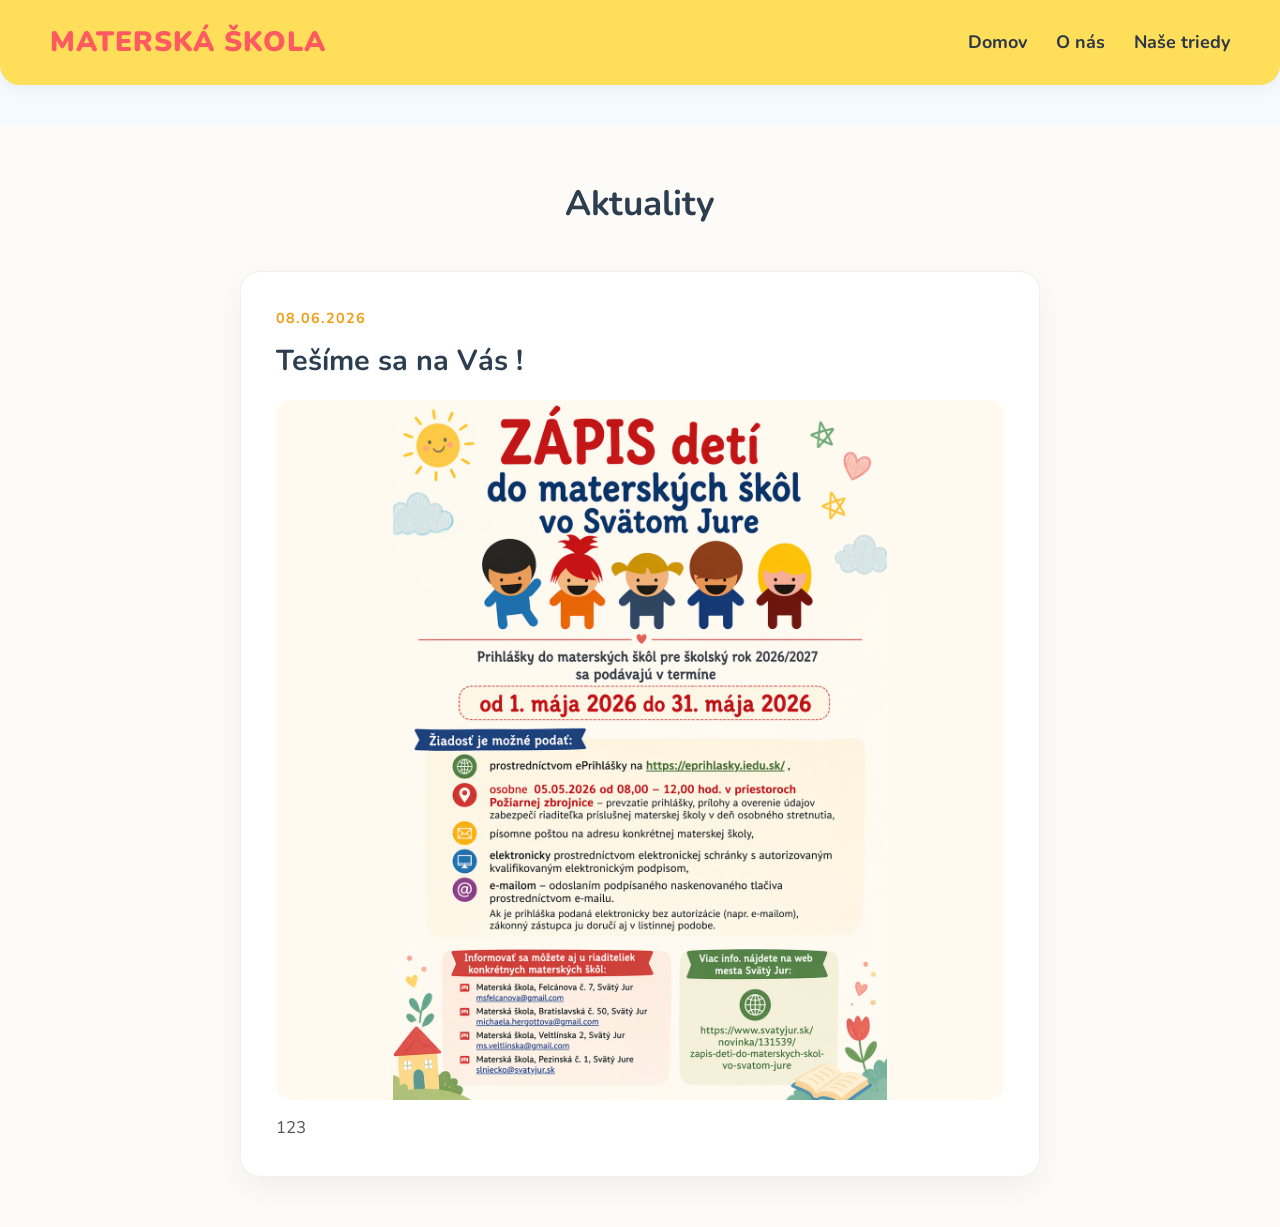
<file: index.html>
<!DOCTYPE html>
<html lang="sk">
<head>
    <meta charset="UTF-8">
    <meta name="viewport" content="width=device-width, initial-scale=1.0">
    <title>MATERSKÁ ŠKOLA</title>
    
    <link rel="preconnect" href="https://fonts.googleapis.com">
    <link rel="preconnect" href="https://fonts.gstatic.com" crossorigin>
    <link href="https://fonts.googleapis.com/css2?family=Nunito:wght@400;700;900&display=swap" rel="stylesheet">
    
    <link rel="stylesheet" href="index.css">
    <link rel="stylesheet" href="style.css">
    <script src="https://identity.netlify.com/v1/netlify-identity-widget.js"></script>
</head>
<body>
    <header>
        <div class="logo">MATERSKÁ ŠKOLA</div>
        <nav>
    <a href="index.html">Domov</a>
    <a href="o-nas.html">O nás</a>
    <a href="triedy.html">Naše triedy</a>
</nav>
    </header>

    <main>
        <section class="news-feed">
            <h2>Aktuality</h2>
            <div id="news-container" class="news-container">
                <p style="text-align: center; color: #4A5568;">Načítavam aktuality...</p>
            </div>
        </section>
    </main>

    <script src="script.js"></script>
</body>
</html>
</file>
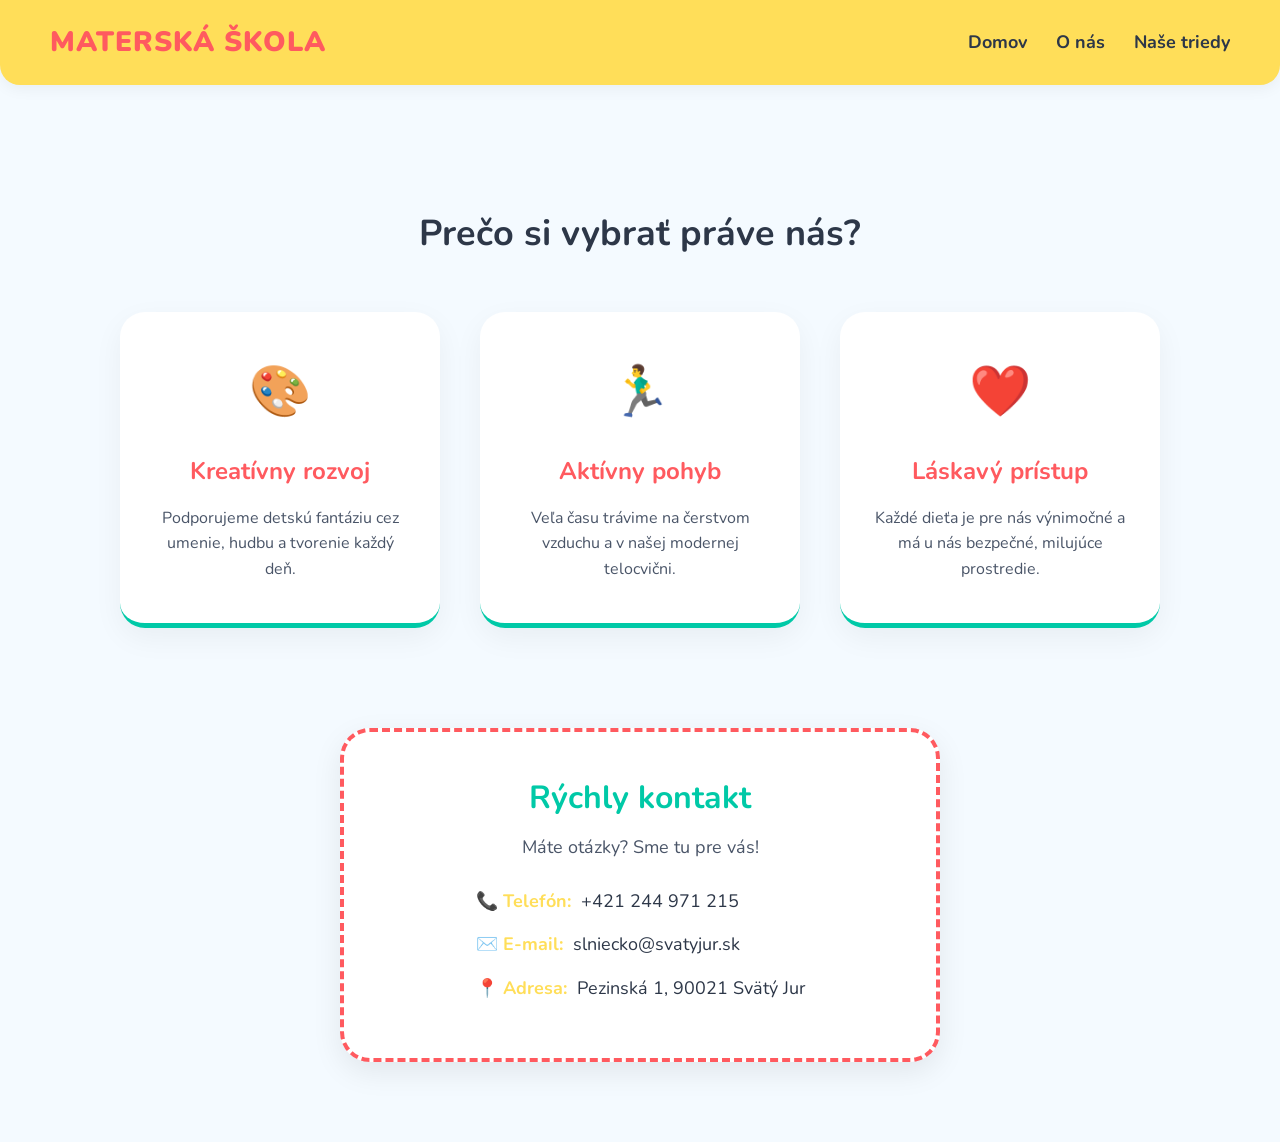
<file: o-nas.html>
<!DOCTYPE html>
<html lang="sk">
<head>
    <meta charset="UTF-8">
    <meta name="viewport" content="width=device-width, initial-scale=1.0">
    <title>O nás | MATERSKÁ ŠKOLA</title>
    
    <link rel="preconnect" href="https://fonts.googleapis.com">
    <link rel="preconnect" href="https://fonts.gstatic.com" crossorigin>
    <link href="https://fonts.googleapis.com/css2?family=Nunito:wght@400;700;900&display=swap" rel="stylesheet">
    
    <link rel="stylesheet" href="o-nas.css">
    <link rel="stylesheet" href="style.css">
</head>
<body>
    <header>
        <div class="logo">MATERSKÁ ŠKOLA</div>
        <nav>
            <a href="index.html">Domov</a>
            <a href="o-nas.html">O nás</a>
            <a href="triedy.html">Naše triedy</a>
        </nav>
    </header>

    <main>
        <section class="about-us">
            <h2>Prečo si vybrať práve nás?</h2>
            <div class="features-grid">
                <div class="feature-card">
                    <div class="icon">🎨</div>
                    <h3>Kreatívny rozvoj</h3>
                    <p>Podporujeme detskú fantáziu cez umenie, hudbu a tvorenie každý deň.</p>
                </div>
                <div class="feature-card">
                    <div class="icon">🏃‍♂️</div>
                    <h3>Aktívny pohyb</h3>
                    <p>Veľa času trávime na čerstvom vzduchu a v našej modernej telocvični.</p>
                </div>
                <div class="feature-card">
                    <div class="icon">❤️</div>
                    <h3>Láskavý prístup</h3>
                    <p>Každé dieťa je pre nás výnimočné a má u nás bezpečné, milujúce prostredie.</p>
                </div>
            </div>
        </section>

        <section class="quick-contact">
            <div class="contact-frame">
                <h2>Rýchly kontakt</h2>
                <p>Máte otázky? Sme tu pre vás!</p>
                <ul class="contact-list">
                    <li>📞 <strong>Telefón:</strong> +421 244 971 215</li>
                    <li>✉️ <strong>E-mail:</strong> slniecko@svatyjur.sk</li>
                    <li>📍 <strong>Adresa:</strong> Pezinská 1, 90021 Svätý Jur</li>
                </ul>
            </div>
        </section>

    </main>

    <script src="script.js"></script>
</body>
</html>
</file>
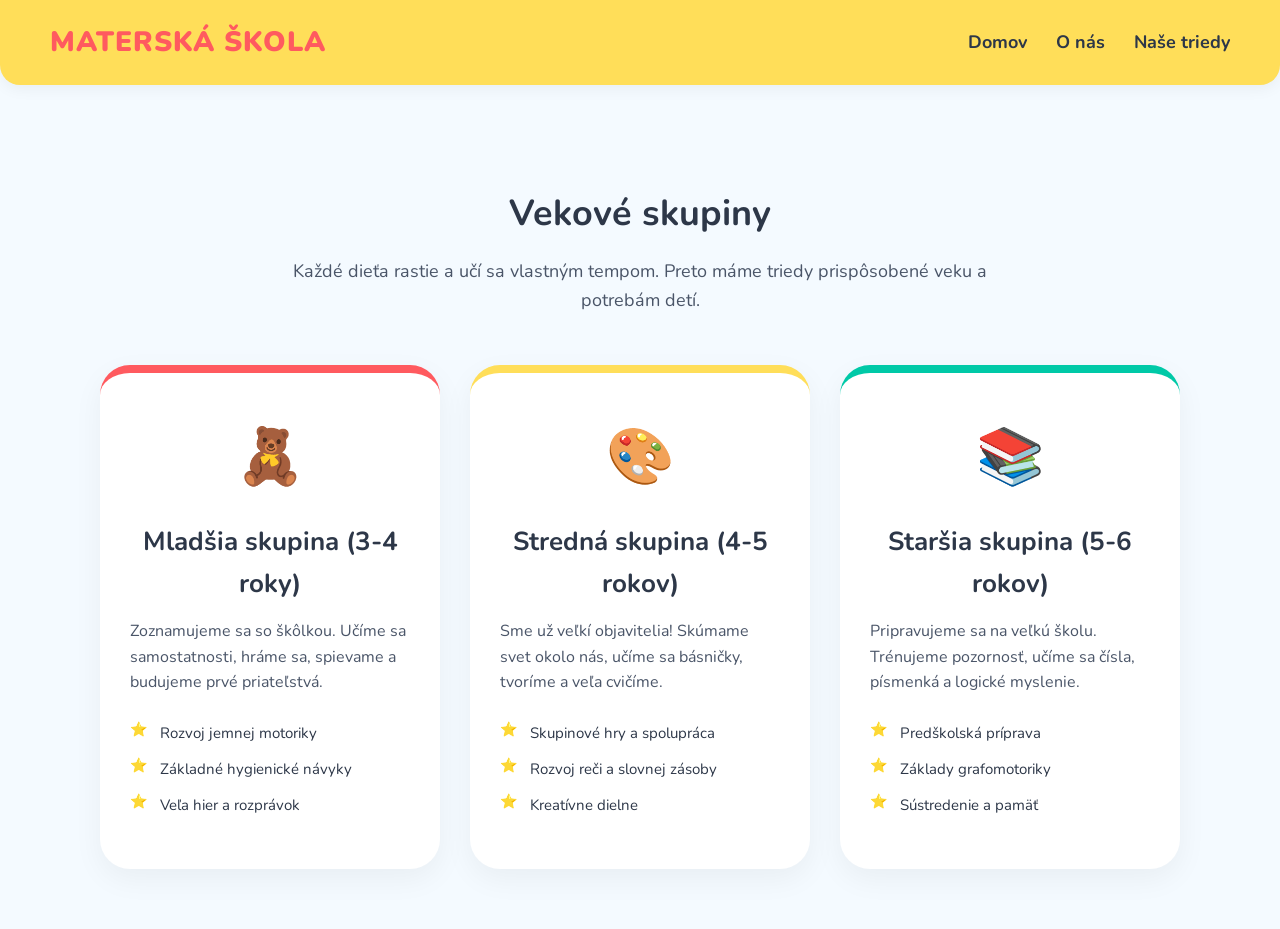
<file: triedy.html>
<!DOCTYPE html>
<html lang="sk">
<head>
    <meta charset="UTF-8">
    <meta name="viewport" content="width=device-width, initial-scale=1.0">
    <title>Naše triedy | Škôlka Slniečko</title>

    <link rel="preconnect" href="https://fonts.googleapis.com">
    <link rel="preconnect" href="https://fonts.gstatic.com" crossorigin>
    <link href="https://fonts.googleapis.com/css2?family=Nunito:wght@400;700;900&display=swap" rel="stylesheet">

    <link rel="stylesheet" href="style.css">
    
    <link rel="stylesheet" href="triedy.css">
</head>
<body>
    <header>
        <div class="logo">MATERSKÁ ŠKOLA</div>
        <nav>
            <a href="index.html">Domov</a>
            <a href="o-nas.html">O nás</a>
            <a href="triedy.html">Naše triedy</a>
        </nav>
    </header>

    <main>
        <section class="classes-section">
            <h2>Vekové skupiny</h2>
            <p class="classes-intro">Každé dieťa rastie a učí sa vlastným tempom. Preto máme triedy prispôsobené veku a potrebám detí.</p>

            <div class="classes-grid">
                <div class="class-card">
                    <div class="class-icon">🧸</div>
                    <h3>Mladšia skupina (3-4 roky)</h3>
                    <p>Zoznamujeme sa so škôlkou. Učíme sa samostatnosti, hráme sa, spievame a budujeme prvé priateľstvá.</p>
                    <ul class="class-features">
                        <li>Rozvoj jemnej motoriky</li>
                        <li>Základné hygienické návyky</li>
                        <li>Veľa hier a rozprávok</li>
                    </ul>
                </div>

                <div class="class-card">
                    <div class="class-icon">🎨</div>
                    <h3>Stredná skupina (4-5 rokov)</h3>
                    <p>Sme už veľkí objavitelia! Skúmame svet okolo nás, učíme sa básničky, tvoríme a veľa cvičíme.</p>
                    <ul class="class-features">
                        <li>Skupinové hry a spolupráca</li>
                        <li>Rozvoj reči a slovnej zásoby</li>
                        <li>Kreatívne dielne</li>
                    </ul>
                </div>

                <div class="class-card">
                    <div class="class-icon">📚</div>
                    <h3>Staršia skupina (5-6 rokov)</h3>
                    <p>Pripravujeme sa na veľkú školu. Trénujeme pozornosť, učíme sa čísla, písmenká a logické myslenie.</p>
                    <ul class="class-features">
                        <li>Predškolská príprava</li>
                        <li>Základy grafomotoriky</li>
                        <li>Sústredenie a pamäť</li>
                    </ul>
                </div>
            </div>
        </section>
    </main>

    <script src="script.js"></script>
</body>
</html>
</file>
<file: index.css>
.hero {
    text-align: center;
    padding: 80px 20px;
    max-width: 800px;
    margin: 0 auto;
    background-color: #FFFFFF;
    border-radius: 30px;
    box-shadow: 0 10px 30px rgba(0, 0, 0, 0.08);
    border: 3px dashed #FFDE59;
}

.hero h1 {
    font-size: 42px;
    font-weight: 900;
    color: #00C9A7;
    margin-bottom: 20px;
}

.hero p {
    font-size: 20px;
    margin-bottom: 30px;
    color: #4A5568;
}

.news-feed {
    padding: 50px 20px;
    background-color: #fdfbf7;
}

.news-feed h2 {
    text-align: center;
    color: #2c3e50;
    margin-bottom: 40px;
    font-size: 2.2em;
}

.news-container {
    display: flex;
    flex-direction: column;
    gap: 40px;
    max-width: 800px;
    margin: 0 auto;
}

.news-item {
    background: #ffffff;
    border-radius: 20px;
    padding: 35px;
    box-shadow: 0 10px 30px rgba(0, 0, 0, 0.05);
    transition: transform 0.3s ease, box-shadow 0.3s ease;
    display: flex;
    flex-direction: column;
    border: 1px solid #f0f0f0;
}

.news-item:hover {
    transform: translateY(-5px);
    box-shadow: 0 15px 35px rgba(0, 0, 0, 0.1);
}

.news-date {
    font-size: 0.9em;
    color: #f39c12;
    margin-bottom: 12px;
    display: inline-block;
    font-weight: 700;
    text-transform: uppercase;
    letter-spacing: 1px;
}

.news-item h3 {
    margin: 0 0 20px 0;
    color: #2c3e50;
    font-size: 1.8em;
    line-height: 1.3;
}

.news-item p {
    color: #555;
    line-height: 1.6;
    margin: 0;
    font-size: 1.05em;
}

.news-item img {
    width: 100%;
    height: auto;
    max-height: 700px;
    object-fit: contain;
    border-radius: 12px;
    margin-bottom: 25px;
    background-color: #fff9f0;
}
</file>
<file: style.css>
* {
    margin: 0;
    padding: 0;
    box-sizing: border-box;
}

body {
    font-family: 'Nunito', sans-serif;
    background-color: #F4FAFF; 
    color: #2D3748; 
    line-height: 1.6;
}

header {
    display: flex;
    justify-content: space-between;
    align-items: center;
    padding: 20px 50px;
    background-color: #FFDE59; 
    box-shadow: 0 4px 15px rgba(0, 0, 0, 0.05); 
    border-radius: 0 0 20px 20px; 
    margin-bottom: 40px;
}

.logo {
    font-size: 28px;
    font-weight: 900;
    color: #FF5A5F; 
    text-transform: uppercase;
    letter-spacing: 1px;
}

nav a {
    margin-left: 25px;
    text-decoration: none;
    color: #2D3748;
    font-weight: 700;
    font-size: 18px;
    transition: color 0.3s ease; 
}

nav a:hover {
    color: #FF5A5F;
}

button {
    padding: 15px 40px;
    background-color: #FF5A5F;
    color: white;
    border: none;
    border-radius: 50px; 
    font-size: 20px;
    cursor: pointer;
    font-weight: 900;
    box-shadow: 0 6px 15px rgba(255, 90, 95, 0.3);
    transition: transform 0.2s ease, background-color 0.2s ease; 
}

button:hover {
    background-color: #FF4146;
    transform: translateY(-3px); 
}
</file>
<file: o-nas.css>
.about-us {
    padding: 80px 20px;
    text-align: center;
}

.about-us h2 {
    font-size: 36px;
    color: #2D3748;
    margin-bottom: 50px;
}

.features-grid {
    display: flex;
    justify-content: center;
    gap: 40px;
    max-width: 1100px;
    margin: 0 auto;
    flex-wrap: wrap; 
}

.feature-card {
    background-color: #FFFFFF;
    padding: 40px 30px;
    border-radius: 25px; 
    width: 320px;
    box-shadow: 0 10px 30px rgba(0, 0, 0, 0.05); 
    transition: transform 0.3s ease, box-shadow 0.3s ease; 
    border-bottom: 5px solid #00C9A7; 
}

.feature-card:hover {
    transform: translateY(-10px); 
    box-shadow: 0 15px 40px rgba(0, 0, 0, 0.1); 
}

.feature-card .icon {
    font-size: 50px;
    margin-bottom: 20px;
}

.feature-card h3 {
    font-size: 24px;
    color: #FF5A5F; 
    margin-bottom: 15px;
}

.feature-card p {
    color: #4A5568;
    font-size: 16px;
    line-height: 1.6;
}

.quick-contact {
    padding: 20px 20px 80px;
    text-align: center;
}

.contact-frame {
    background-color: #FFFFFF;
    max-width: 600px;
    margin: 0 auto;
    padding: 40px;
    border-radius: 30px; 
    box-shadow: 0 10px 30px rgba(0, 0, 0, 0.08); 
    border: 4px dashed #FF5A5F; 
    transition: transform 0.3s ease; 
}

.contact-frame:hover {
    transform: scale(1.03); 
}

.contact-frame h2 {
    font-size: 32px;
    color: #00C9A7; 
    margin-bottom: 10px;
}

.contact-frame p {
    color: #4A5568;
    margin-bottom: 25px;
    font-size: 18px;
}

.contact-list {
    list-style: none; 
    text-align: left;
    display: inline-block; 
}

.contact-list li {
    font-size: 18px;
    color: #2D3748;
    margin-bottom: 15px;
}

.contact-list strong {
    color: #FFDE59; 
    margin-right: 5px;
}
</file>
<file: triedy.css>
.classes-section {
    padding: 60px 20px;
    text-align: center;
    max-width: 1200px;
    margin: 0 auto;
}

.classes-section h2 {
    font-size: 36px;
    color: #2D3748;
    margin-bottom: 15px;
}

.classes-intro {
    font-size: 18px;
    color: #4A5568;
    margin-bottom: 50px;
    max-width: 700px;
    margin-left: auto;
    margin-right: auto;
}

.classes-grid {
    display: flex;
    justify-content: center;
    gap: 30px;
    flex-wrap: wrap;
}

.class-card {
    background-color: #FFFFFF;
    padding: 40px 30px;
    border-radius: 30px;
    width: 340px;
    box-shadow: 0 10px 30px rgba(0, 0, 0, 0.05);
    transition: transform 0.3s ease, box-shadow 0.3s ease;
    text-align: left;
    border-top: 8px solid #FFDE59;
}

.class-card:nth-child(1) { border-top-color: #FF5A5F; }
.class-card:nth-child(2) { border-top-color: #FFDE59; }
.class-card:nth-child(3) { border-top-color: #00C9A7; }

.class-card:hover {
    transform: translateY(-10px);
    box-shadow: 0 15px 40px rgba(0, 0, 0, 0.1);
}

.class-icon {
    font-size: 55px;
    margin-bottom: 20px;
    text-align: center; 
}

.class-card h3 {
    font-size: 26px;
    color: #2D3748;
    margin-bottom: 15px;
    text-align: center;
}

.class-card p {
    color: #4A5568;
    font-size: 16px;
    line-height: 1.6;
    margin-bottom: 25px;
}

.class-features {
    list-style: none;
    padding: 0;
}

.class-features li {
    font-size: 15px;
    color: #2D3748;
    margin-bottom: 12px;
    position: relative;
    padding-left: 30px;
}

.class-features li::before {
    content: "⭐";
    position: absolute;
    left: 0;
    top: -2px;
    font-size: 14px;
}
</file>
